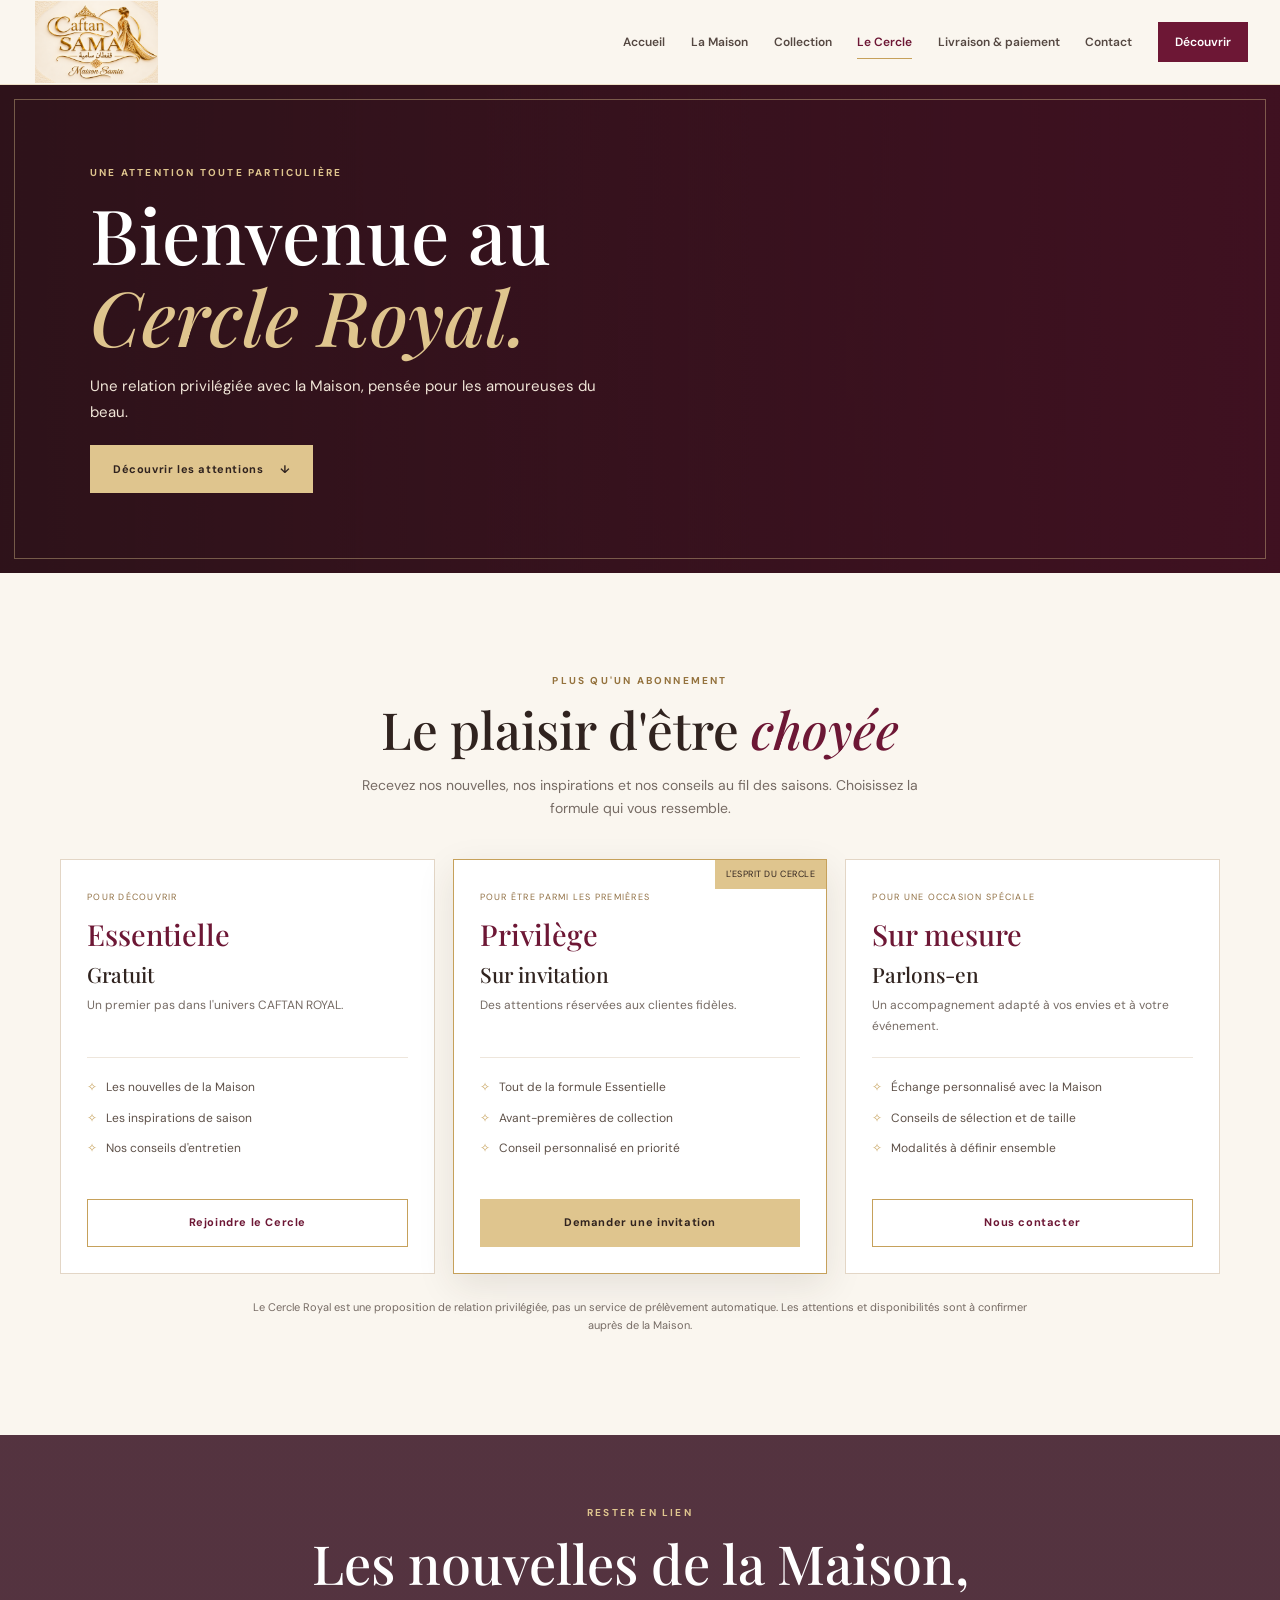
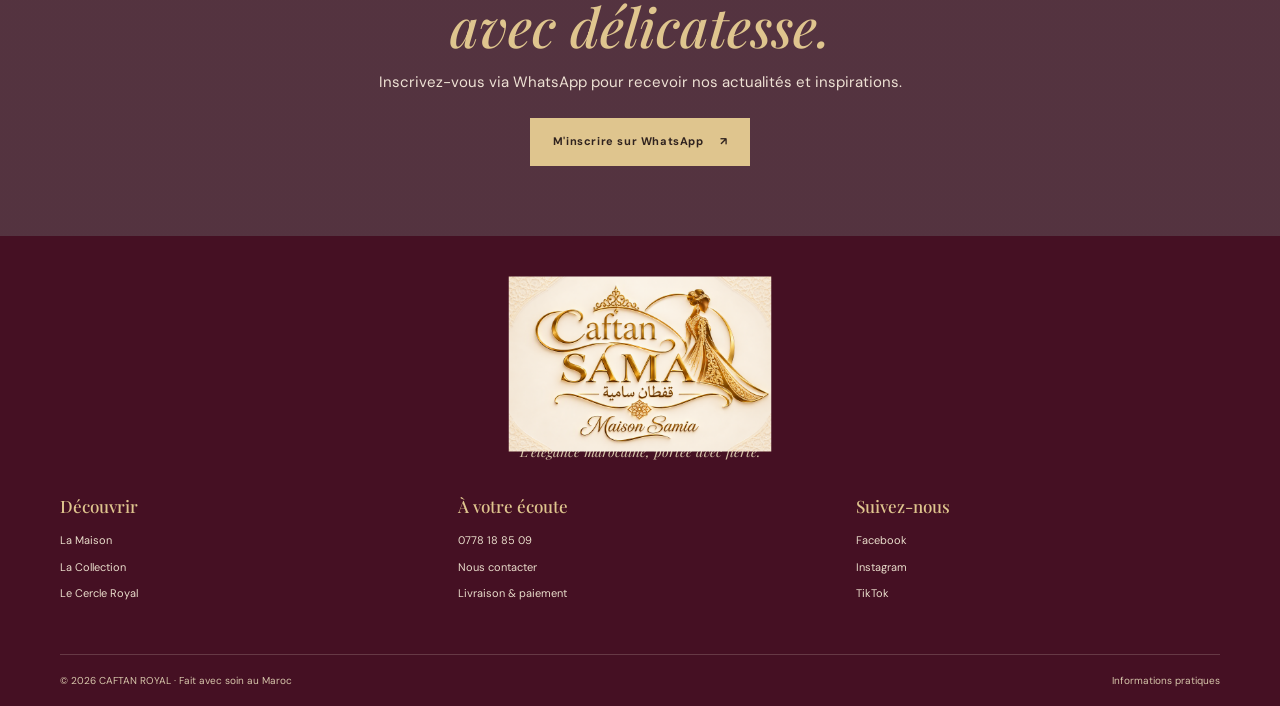
<file: abonnement.html>
<!doctype html>
<html lang="fr"><head><meta charset="utf-8"><meta name="viewport" content="width=device-width, initial-scale=1"><meta name="theme-color" content="#6d1735"><meta name="description" content="Rejoignez le Cercle Royal de CAFTAN ROYAL et découvrez nos avantages et attentions réservés aux membres."><title>Le Cercle Royal — CAFTAN ROYAL</title><link rel="icon" type="image/png" href="images/Designer.png"><link rel="preconnect" href="https://fonts.googleapis.com"><link rel="preconnect" href="https://fonts.gstatic.com" crossorigin><link href="https://fonts.googleapis.com/css2?family=DM+Sans:wght@400;500;600;700&family=Playfair+Display:wght@500;600;700&display=swap" rel="stylesheet"><link rel="stylesheet" href="style.css"><script src="script.js" defer></script></head>
<body><a class="skip-link" href="#contenu">Aller au contenu</a><header class="site-header"><nav class="nav-wrap" aria-label="Navigation principale"><a class="brand" href="index.html" aria-label="Maison Samia, accueil"><img class="brand-logo" src="images/Designer.png" alt="Maison Samia ? Caftan Samia"></a><button class="menu-toggle" type="button" aria-expanded="false" aria-controls="primary-menu" aria-label="Ouvrir le menu"><span></span><span></span><span></span></button><div class="nav-menu" id="primary-menu"><a href="index.html">Accueil</a><a href="apropos.html">La Maison</a><a href="boutique.html">Collection</a><a href="abonnement.html" aria-current="page">Le Cercle</a><a href="paiement.html">Livraison & paiement</a><a href="contact.html">Contact</a><a class="nav-cta" href="#formules">Découvrir</a></div></nav></header>
<main id="contenu"><section class="page-hero circle-hero"><div class="page-hero-photo"></div><div class="page-hero-content"><span class="eyebrow eyebrow-light">Une attention toute particulière</span><h1>Bienvenue au<br><em>Cercle Royal.</em></h1><p>Une relation privilégiée avec la Maison, pensée pour les amoureuses du beau.</p><a class="button button-gold" href="#formules">Découvrir les attentions <span aria-hidden="true">↓</span></a></div></section>
<section class="section circle-intro"><div class="section-heading"><span class="eyebrow">Plus qu'un abonnement</span><h2>Le plaisir d'être <em>choyée</em></h2><p>Recevez nos nouvelles, nos inspirations et nos conseils au fil des saisons. Choisissez la formule qui vous ressemble.</p></div><div class="plan-grid" id="formules"><article class="plan-card"><span class="plan-label">Pour découvrir</span><h3>Essentielle</h3><p class="plan-price">Gratuit</p><p class="plan-description">Un premier pas dans l'univers CAFTAN ROYAL.</p><ul><li>Les nouvelles de la Maison</li><li>Les inspirations de saison</li><li>Nos conseils d'entretien</li></ul><a class="button button-outline" href="#inscription">Rejoindre le Cercle</a></article><article class="plan-card plan-featured"><span class="plan-ribbon">L'esprit du Cercle</span><span class="plan-label">Pour être parmi les premières</span><h3>Privilège</h3><p class="plan-price">Sur invitation</p><p class="plan-description">Des attentions réservées aux clientes fidèles.</p><ul><li>Tout de la formule Essentielle</li><li>Avant-premières de collection</li><li>Conseil personnalisé en priorité</li></ul><a class="button button-gold" href="https://wa.me/212778188509?text=Bonjour%2C%20je%20souhaite%20en%20savoir%20plus%20sur%20le%20Cercle%20Royal." target="_blank" rel="noreferrer">Demander une invitation</a></article><article class="plan-card"><span class="plan-label">Pour une occasion spéciale</span><h3>Sur mesure</h3><p class="plan-price">Parlons-en</p><p class="plan-description">Un accompagnement adapté à vos envies et à votre événement.</p><ul><li>Échange personnalisé avec la Maison</li><li>Conseils de sélection et de taille</li><li>Modalités à définir ensemble</li></ul><a class="button button-outline" href="contact.html">Nous contacter</a></article></div><p class="plan-note">Le Cercle Royal est une proposition de relation privilégiée, pas un service de prélèvement automatique. Les attentions et disponibilités sont à confirmer auprès de la Maison.</p></section>
<section class="newsletter-panel" id="inscription"><span class="eyebrow eyebrow-light">Rester en lien</span><h2>Les nouvelles de la Maison,<br><em>avec délicatesse.</em></h2><p>Inscrivez-vous via WhatsApp pour recevoir nos actualités et inspirations.</p><a class="button button-gold" href="https://wa.me/212778188509?text=Bonjour%2C%20je%20souhaite%20recevoir%20les%20nouvelles%20de%20CAFTAN%20ROYAL." target="_blank" rel="noreferrer">M'inscrire sur WhatsApp <span aria-hidden="true">↗</span></a></section></main>
<footer class="site-footer"><div class="footer-main"><div class="footer-brand"><a class="brand brand-light" href="index.html" aria-label="Maison Samia, accueil"><img class="brand-logo" src="images/Designer.png" alt="Maison Samia ? Caftan Samia"></a><p>L'élégance marocaine, portée avec fierté.</p></div><div><h2>Découvrir</h2><a href="apropos.html">La Maison</a><a href="boutique.html">La Collection</a><a href="abonnement.html">Le Cercle Royal</a></div><div><h2>À votre écoute</h2><a href="tel:0778188509">0778 18 85 09</a><a href="contact.html">Nous contacter</a><a href="paiement.html">Livraison & paiement</a></div><div><h2>Suivez-nous</h2><div class="footer-social"><a href="https://www.facebook.com/" target="_blank" rel="noreferrer">Facebook</a><a href="https://www.instagram.com/" target="_blank" rel="noreferrer">Instagram</a><a href="https://www.tiktok.com/" target="_blank" rel="noreferrer">TikTok</a></div></div></div><div class="footer-bottom"><span>© <span data-year></span> CAFTAN ROYAL · Fait avec soin au Maroc</span><a href="paiement.html">Informations pratiques</a></div></footer></body></html>
</file>
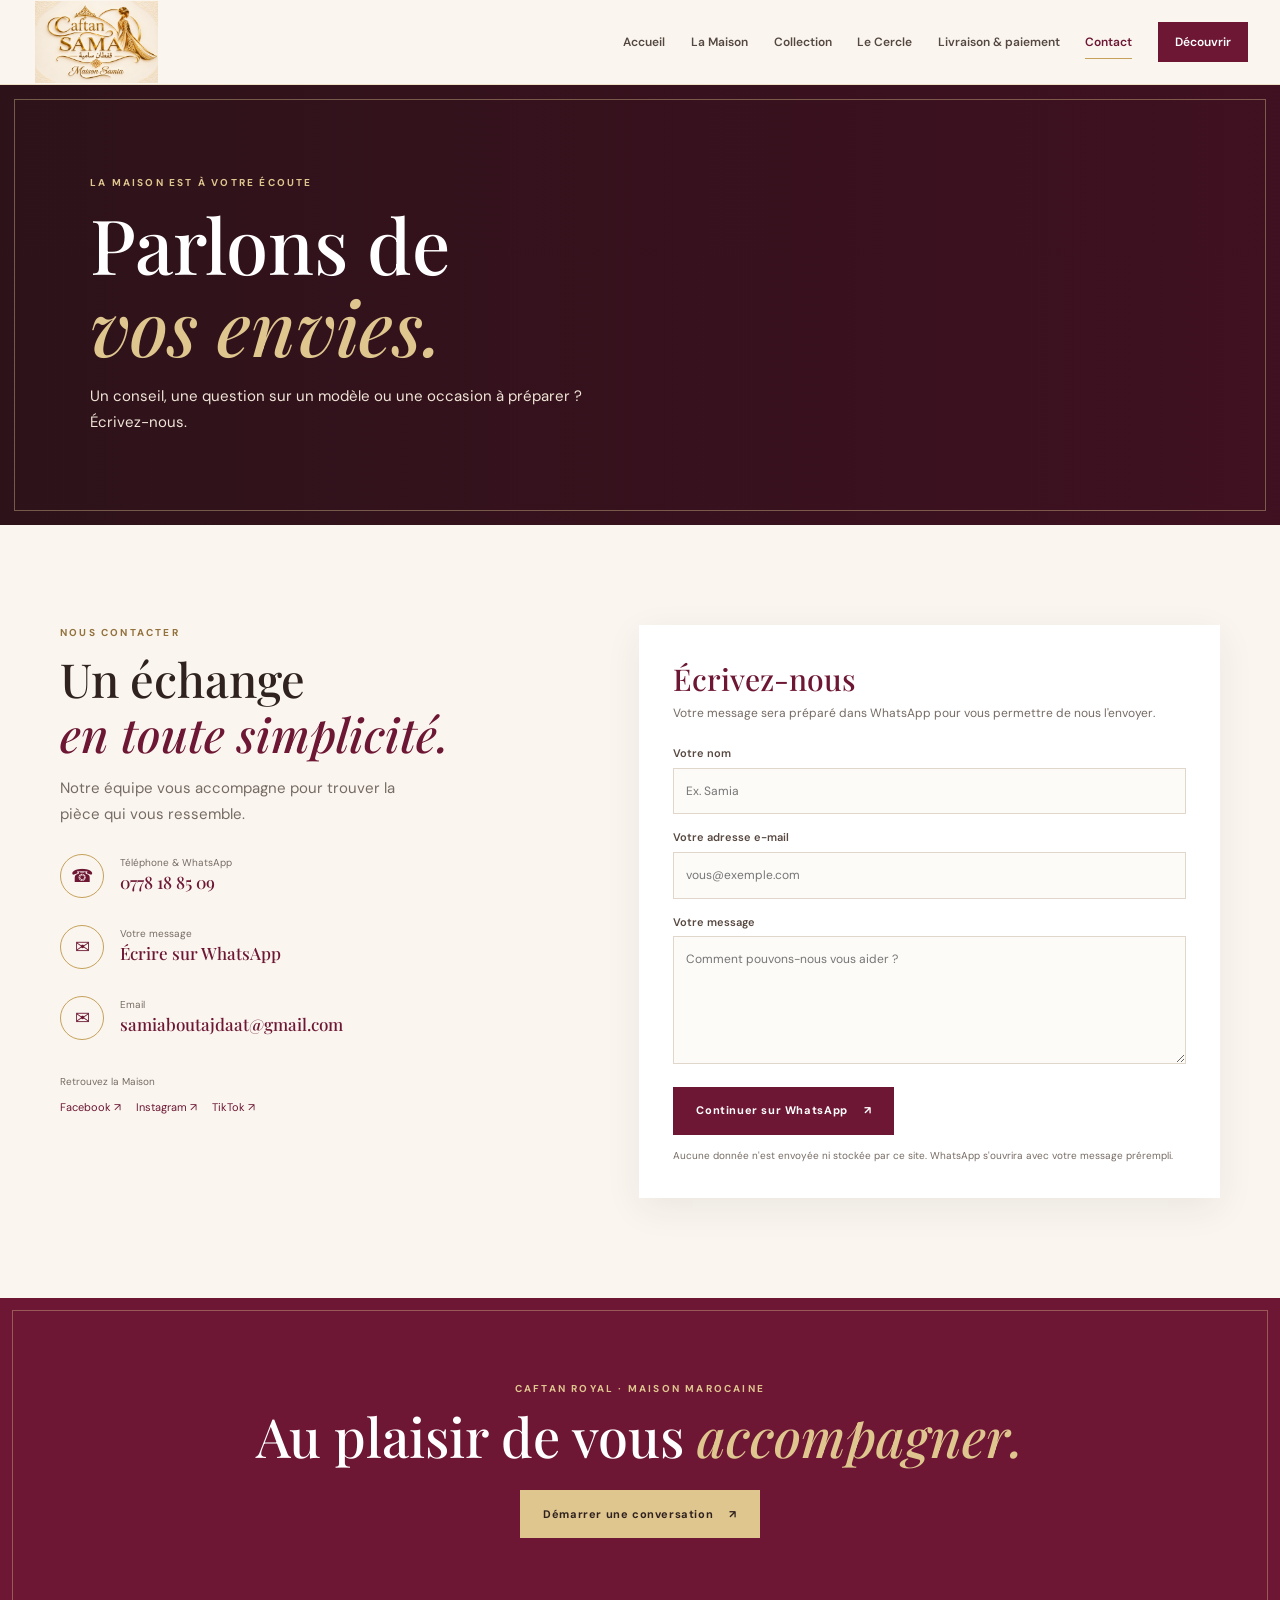
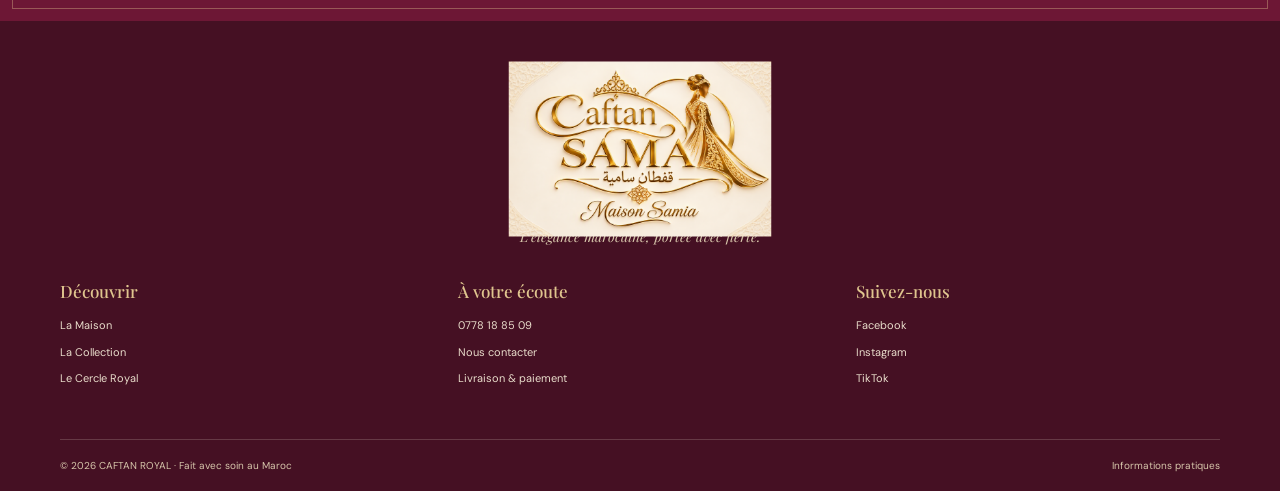
<file: contact.html>
<!doctype html>
<html lang="fr"><head><meta charset="utf-8"><meta name="viewport" content="width=device-width, initial-scale=1"><meta name="theme-color" content="#6d1735"><meta name="description" content="Contactez CAFTAN ROYAL pour toute question sur nos caftans, les tailles, les commandes et les disponibilités."><title>Contact — CAFTAN ROYAL</title><link rel="icon" type="image/png" href="images/Designer.png"><link rel="preconnect" href="https://fonts.googleapis.com"><link rel="preconnect" href="https://fonts.gstatic.com" crossorigin><link href="https://fonts.googleapis.com/css2?family=DM+Sans:wght@400;500;600;700&family=Playfair+Display:wght@500;600;700&display=swap" rel="stylesheet"><link rel="stylesheet" href="style.css"><script src="script.js" defer></script></head>
<body><a class="skip-link" href="#contenu">Aller au contenu</a><header class="site-header"><nav class="nav-wrap" aria-label="Navigation principale"><a class="brand" href="index.html" aria-label="Maison Samia, accueil"><img class="brand-logo" src="images/Designer.png" alt="Maison Samia ? Caftan Samia"></a><button class="menu-toggle" type="button" aria-expanded="false" aria-controls="primary-menu" aria-label="Ouvrir le menu"><span></span><span></span><span></span></button><div class="nav-menu" id="primary-menu"><a href="index.html">Accueil</a><a href="apropos.html">La Maison</a><a href="boutique.html">Collection</a><a href="abonnement.html">Le Cercle</a><a href="paiement.html">Livraison & paiement</a><a href="contact.html" aria-current="page">Contact</a><a class="nav-cta" href="boutique.html">Découvrir</a></div></nav></header>
<main id="contenu"><section class="page-hero contact-hero"><div class="page-hero-photo"></div><div class="page-hero-content"><span class="eyebrow eyebrow-light">La Maison est à votre écoute</span><h1>Parlons de<br><em>vos envies.</em></h1><p>Un conseil, une question sur un modèle ou une occasion à préparer ? Écrivez-nous.</p></div></section><section class="section contact-section"><div class="contact-details"><span class="eyebrow">Nous contacter</span><h2>Un échange<br><em>en toute simplicité.</em></h2><p>Notre équipe vous accompagne pour trouver la pièce qui vous ressemble.</p><div class="contact-method"><span class="contact-symbol" aria-hidden="true">☎</span><div><small>Téléphone & WhatsApp</small><a href="tel:0778188509">0778 18 85 09</a></div></div><div class="contact-method"><span class="contact-symbol" aria-hidden="true">✉</span><div><small>Votre message</small><a href="https://wa.me/212778188509" target="_blank" rel="noreferrer">Écrire sur WhatsApp</a></div></div><div class="contact-method"><span class="contact-symbol" aria-hidden="true">✉</span><div><small>Email</small><a href="mailto:samiaboutajdaat@gmail.com">samiaboutajdaat@gmail.com</a></div></div><div class="social-block"><small>Retrouvez la Maison</small><div class="social-links"><a href="https://www.facebook.com/" target="_blank" rel="noreferrer">Facebook ↗</a><a href="https://www.instagram.com/" target="_blank" rel="noreferrer">Instagram ↗</a><a href="https://www.tiktok.com/" target="_blank" rel="noreferrer">TikTok ↗</a></div></div></div>
<form class="contact-form" id="contact-form"><h2>Écrivez-nous</h2><p>Votre message sera préparé dans WhatsApp pour vous permettre de nous l'envoyer.</p><label for="contact-name">Votre nom</label><input id="contact-name" name="name" type="text" autocomplete="name" placeholder="Ex. Samia" required><label for="contact-email">Votre adresse e-mail</label><input id="contact-email" name="email" type="email" autocomplete="email" placeholder="vous@exemple.com" required><label for="contact-message">Votre message</label><textarea id="contact-message" name="message" rows="5" placeholder="Comment pouvons-nous vous aider ?" required></textarea><button class="button button-burgundy" type="submit">Continuer sur WhatsApp <span aria-hidden="true">↗</span></button><p class="form-note" id="form-note" role="status">Aucune donnée n'est envoyée ni stockée par ce site. WhatsApp s'ouvrira avec votre message prérempli.</p></form></section><section class="contact-cta"><span class="eyebrow eyebrow-light">CAFTAN ROYAL · Maison marocaine</span><h2>Au plaisir de vous <em>accompagner.</em></h2><a class="button button-gold" href="https://wa.me/212778188509" target="_blank" rel="noreferrer">Démarrer une conversation <span aria-hidden="true">↗</span></a></section></main>
<footer class="site-footer"><div class="footer-main"><div class="footer-brand"><a class="brand brand-light" href="index.html" aria-label="Maison Samia, accueil"><img class="brand-logo" src="images/Designer.png" alt="Maison Samia ? Caftan Samia"></a><p>L'élégance marocaine, portée avec fierté.</p></div><div><h2>Découvrir</h2><a href="apropos.html">La Maison</a><a href="boutique.html">La Collection</a><a href="abonnement.html">Le Cercle Royal</a></div><div><h2>À votre écoute</h2><a href="tel:0778188509">0778 18 85 09</a><a href="contact.html">Nous contacter</a><a href="paiement.html">Livraison & paiement</a></div><div><h2>Suivez-nous</h2><div class="footer-social"><a href="https://www.facebook.com/" target="_blank" rel="noreferrer">Facebook</a><a href="https://www.instagram.com/" target="_blank" rel="noreferrer">Instagram</a><a href="https://www.tiktok.com/" target="_blank" rel="noreferrer">TikTok</a></div></div></div><div class="footer-bottom"><span>© <span data-year></span> CAFTAN ROYAL · Fait avec soin au Maroc</span><a href="paiement.html">Informations pratiques</a></div></footer></body></html>
</file>
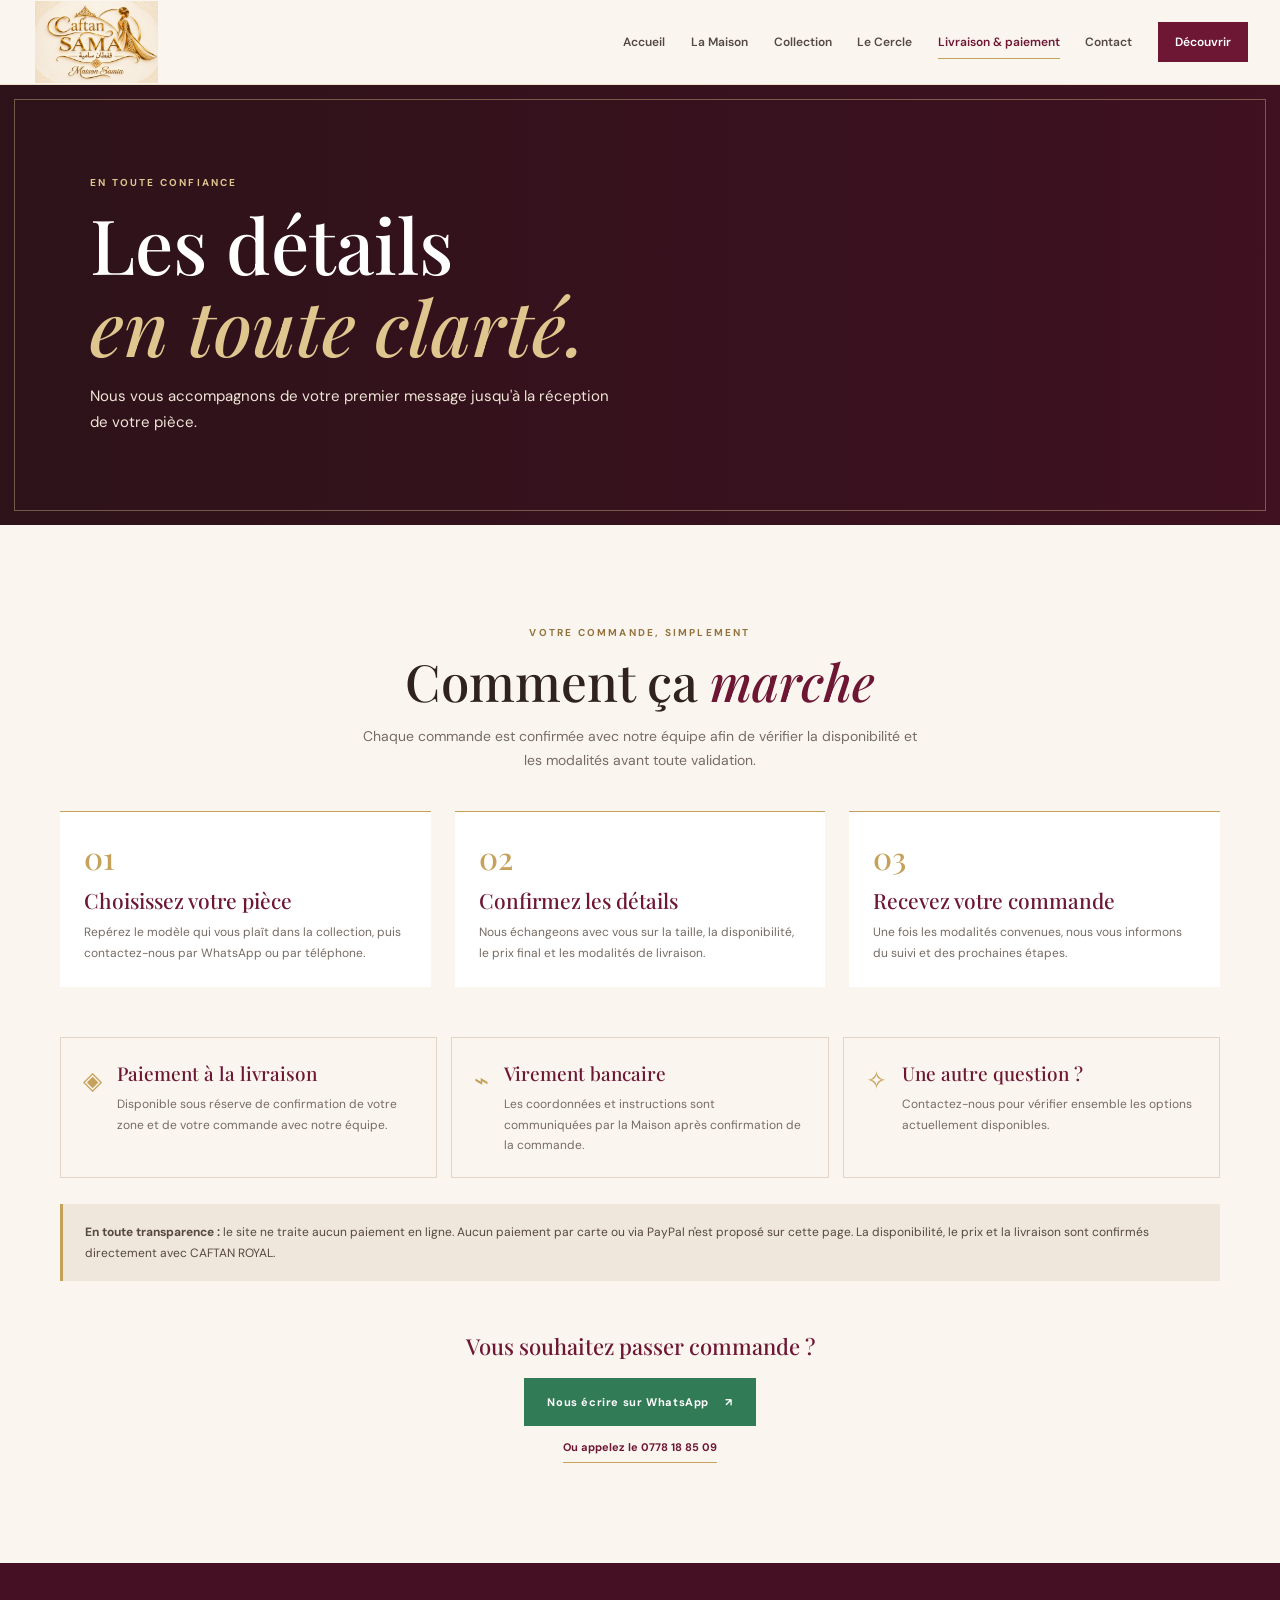
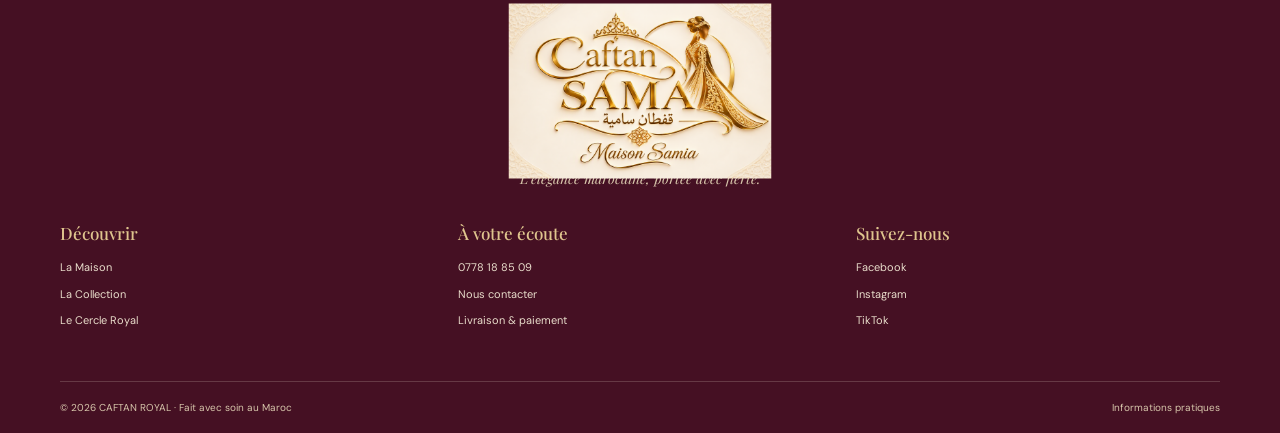
<file: paiement.html>
<!doctype html>
<html lang="fr"><head><meta charset="utf-8"><meta name="viewport" content="width=device-width, initial-scale=1"><meta name="theme-color" content="#6d1735"><meta name="description" content="Retrouvez les informations pratiques sur la commande, la livraison et les modes de paiement proposés par CAFTAN ROYAL."><title>Livraison & paiement — CAFTAN ROYAL</title><link rel="icon" type="image/png" href="images/Designer.png"><link rel="preconnect" href="https://fonts.googleapis.com"><link rel="preconnect" href="https://fonts.gstatic.com" crossorigin><link href="https://fonts.googleapis.com/css2?family=DM+Sans:wght@400;500;600;700&family=Playfair+Display:wght@500;600;700&display=swap" rel="stylesheet"><link rel="stylesheet" href="style.css"><script src="script.js" defer></script></head>
<body><a class="skip-link" href="#contenu">Aller au contenu</a><header class="site-header"><nav class="nav-wrap" aria-label="Navigation principale"><a class="brand" href="index.html" aria-label="Maison Samia, accueil"><img class="brand-logo" src="images/Designer.png" alt="Maison Samia ? Caftan Samia"></a><button class="menu-toggle" type="button" aria-expanded="false" aria-controls="primary-menu" aria-label="Ouvrir le menu"><span></span><span></span><span></span></button><div class="nav-menu" id="primary-menu"><a href="index.html">Accueil</a><a href="apropos.html">La Maison</a><a href="boutique.html">Collection</a><a href="abonnement.html">Le Cercle</a><a href="paiement.html" aria-current="page">Livraison & paiement</a><a href="contact.html">Contact</a><a class="nav-cta" href="boutique.html">Découvrir</a></div></nav></header>
<main id="contenu"><section class="page-hero payment-hero"><div class="page-hero-photo"></div><div class="page-hero-content"><span class="eyebrow eyebrow-light">En toute confiance</span><h1>Les détails<br><em>en toute clarté.</em></h1><p>Nous vous accompagnons de votre premier message jusqu'à la réception de votre pièce.</p></div></section><section class="section payment-content"><div class="section-heading"><span class="eyebrow">Votre commande, simplement</span><h2>Comment ça <em>marche</em></h2><p>Chaque commande est confirmée avec notre équipe afin de vérifier la disponibilité et les modalités avant toute validation.</p></div>
<div class="steps-row"><article><span class="step-number">01</span><h3>Choisissez votre pièce</h3><p>Repérez le modèle qui vous plaît dans la collection, puis contactez-nous par WhatsApp ou par téléphone.</p></article><article><span class="step-number">02</span><h3>Confirmez les détails</h3><p>Nous échangeons avec vous sur la taille, la disponibilité, le prix final et les modalités de livraison.</p></article><article><span class="step-number">03</span><h3>Recevez votre commande</h3><p>Une fois les modalités convenues, nous vous informons du suivi et des prochaines étapes.</p></article></div><div class="payment-methods"><article class="payment-card"><span class="payment-icon" aria-hidden="true">◈</span><div><h3>Paiement à la livraison</h3><p>Disponible sous réserve de confirmation de votre zone et de votre commande avec notre équipe.</p></div></article><article class="payment-card"><span class="payment-icon" aria-hidden="true">⌁</span><div><h3>Virement bancaire</h3><p>Les coordonnées et instructions sont communiquées par la Maison après confirmation de la commande.</p></div></article><article class="payment-card"><span class="payment-icon" aria-hidden="true">✧</span><div><h3>Une autre question ?</h3><p>Contactez-nous pour vérifier ensemble les options actuellement disponibles.</p></div></article></div><p class="notice-box"><strong>En toute transparence :</strong> le site ne traite aucun paiement en ligne. Aucun paiement par carte ou via PayPal n'est proposé sur cette page. La disponibilité, le prix et la livraison sont confirmés directement avec CAFTAN ROYAL.</p><div class="payment-contact"><p>Vous souhaitez passer commande ?</p><a class="button button-whatsapp" href="https://wa.me/212778188509" target="_blank" rel="noreferrer">Nous écrire sur WhatsApp <span aria-hidden="true">↗</span></a><a class="text-link" href="tel:0778188509">Ou appelez le 0778 18 85 09</a></div></section></main>
<footer class="site-footer"><div class="footer-main"><div class="footer-brand"><a class="brand brand-light" href="index.html" aria-label="Maison Samia, accueil"><img class="brand-logo" src="images/Designer.png" alt="Maison Samia ? Caftan Samia"></a><p>L'élégance marocaine, portée avec fierté.</p></div><div><h2>Découvrir</h2><a href="apropos.html">La Maison</a><a href="boutique.html">La Collection</a><a href="abonnement.html">Le Cercle Royal</a></div><div><h2>À votre écoute</h2><a href="tel:0778188509">0778 18 85 09</a><a href="contact.html">Nous contacter</a><a href="paiement.html">Livraison & paiement</a></div><div><h2>Suivez-nous</h2><div class="footer-social"><a href="https://www.facebook.com/" target="_blank" rel="noreferrer">Facebook</a><a href="https://www.instagram.com/" target="_blank" rel="noreferrer">Instagram</a><a href="https://www.tiktok.com/" target="_blank" rel="noreferrer">TikTok</a></div></div></div><div class="footer-bottom"><span>© <span data-year></span> CAFTAN ROYAL · Fait avec soin au Maroc</span><a href="paiement.html">Informations pratiques</a></div></footer></body></html>
</file>
<file: style.css>
:root {
  --burgundy: #6d1735;
  --burgundy-deep: #451023;
  --gold: #c6a15b;
  --gold-light: #dfc58e;
  --ivory: #faf6ef;
  --beige: #e9ddcb;
  --brown: #30231f;
  --muted: #766b64;
  --serif: "Playfair Display", Georgia, serif;
  --sans: "DM Sans", "Segoe UI", sans-serif;
}

* { box-sizing: border-box; }
html { scroll-behavior: smooth; scroll-padding-top: 90px; }
body { margin: 0; background: var(--ivory); color: var(--brown); font-family: var(--sans); font-size: 15px; line-height: 1.7; }
img { display: block; width: 100%; }
a { color: inherit; }
button, input, textarea { font: inherit; }
button, a { -webkit-tap-highlight-color: transparent; }
::selection { color: white; background: var(--burgundy); }
:focus-visible { outline: 3px solid var(--gold); outline-offset: 4px; }
.sr-only, .skip-link:not(:focus) { position: absolute; width: 1px; height: 1px; padding: 0; margin: -1px; overflow: hidden; clip: rect(0, 0, 0, 0); white-space: nowrap; border: 0; }
.skip-link:focus { position: fixed; z-index: 1000; top: 12px; left: 12px; width: auto; height: auto; padding: 10px 15px; margin: 0; overflow: visible; clip: auto; white-space: normal; background: white; color: var(--burgundy); }

.site-header { position: sticky; z-index: 50; top: 0; background: rgba(250, 246, 239, .97); border-bottom: 1px solid rgba(198, 161, 91, .27); backdrop-filter: blur(14px); }
.nav-wrap { width: min(1240px, calc(100% - 64px)); min-height: 84px; margin: 0 auto; display: flex; justify-content: space-between; align-items: center; gap: 30px; }
.brand { display: inline-flex; align-items: center; text-decoration: none; flex: 0 0 auto; }
.brand-logo { width: clamp(112px, 10vw, 140px); height: auto; max-height: 82px; object-fit: contain; }
.nav-menu { display: flex; align-items: center; gap: clamp(14px, 2vw, 29px); }
.nav-menu > a { position: relative; color: #554842; font-size: 12px; font-weight: 600; text-decoration: none; white-space: nowrap; transition: color .2s ease; }
.nav-menu > a:not(.nav-cta)::after { position: absolute; right: 0; bottom: -7px; left: 0; height: 1px; background: var(--gold); content: ""; transform: scaleX(0); transform-origin: left; transition: transform .2s ease; }
.nav-menu > a:hover, .nav-menu > a[aria-current="page"] { color: var(--burgundy); }
.nav-menu > a:hover::after, .nav-menu > a[aria-current="page"]::after { transform: scaleX(1); }
.nav-menu > .nav-cta { padding: 10px 17px; color: white; background: var(--burgundy); transition: background .2s ease, transform .2s ease; }
.nav-menu > .nav-cta:hover { color: white; background: var(--burgundy-deep); transform: translateY(-2px); }
.menu-toggle { display: none; }

.hero { position: relative; min-height: min(720px, calc(100svh - 84px)); min-height: clamp(570px, 79vh, 760px); display: grid; place-items: center; overflow: hidden; color: white; background: var(--burgundy-deep); }
.hero-photo, .page-hero-photo { position: absolute; inset: 0; background-image: linear-gradient(90deg, rgba(37, 17, 20, .74) 0%, rgba(52, 23, 24, .45) 49%, rgba(39, 20, 23, .12) 100%), url("https://images.pexels.com/photos/30457743/pexels-photo-30457743.jpeg?auto=compress&cs=tinysrgb&w=1800"); background-position: center 38%; background-size: cover; transform: scale(1.015); }
.hero-photo { z-index: 0; width: 100%; height: 100%; background: none; object-fit: cover; object-position: center 42%; }
.hero::before { position: absolute; z-index: 1; inset: 0; background: linear-gradient(90deg, rgba(37, 17, 20, .74) 0%, rgba(52, 23, 24, .45) 49%, rgba(39, 20, 23, .12) 100%); content: ""; pointer-events: none; }
.hero::after { position: absolute; inset: 14px; border: 1px solid rgba(223, 197, 142, .46); content: ""; pointer-events: none; }
.hero-content { position: relative; z-index: 1; width: min(1160px, calc(100% - 100px)); margin: 0 auto; padding: 52px 0 74px; }
.eyebrow { display: block; color: #94723d; font-size: 10px; font-weight: 700; letter-spacing: .22em; line-height: 1.5; text-transform: uppercase; }
.eyebrow-light { color: var(--gold-light); }
.hero h1 { margin: 20px 0 14px; font: 500 clamp(62px, 9.5vw, 124px)/.93 var(--serif); letter-spacing: .045em; }
.hero h1 em, h1 em, h2 em { color: var(--gold-light); font-weight: 500; }
.hero-content > p { margin: 22px 0 32px; color: #f2e7d8; font: 400 clamp(17px, 2vw, 22px) var(--serif); letter-spacing: .025em; }
.button { min-height: 48px; display: inline-flex; justify-content: center; align-items: center; gap: 16px; padding: 12px 22px; border: 1px solid transparent; border-radius: 0; font-size: 11px; font-weight: 700; letter-spacing: .055em; text-decoration: none; transition: color .2s ease, background .2s ease, border-color .2s ease, transform .2s ease; cursor: pointer; }
.button:hover { transform: translateY(-2px); }
.button-gold { color: var(--brown); background: var(--gold-light); }
.button-gold:hover { background: white; }
.button-outline { border-color: var(--gold); color: var(--burgundy); background: transparent; }
.button-outline:hover { color: white; background: var(--burgundy); border-color: var(--burgundy); }
.button-burgundy { color: white; background: var(--burgundy); }
.button-burgundy:hover { background: var(--burgundy-deep); }
.button-whatsapp { color: white; background: #327b57; }
.button-whatsapp:hover { background: #245c40; }
.button-small { min-height: 39px; padding: 9px 11px; font-size: 10px; letter-spacing: 0; }
.hero-seal { position: absolute; z-index: 1; right: 10%; bottom: 17%; width: 102px; height: 102px; display: flex; flex-direction: column; justify-content: center; align-items: center; border: 1px solid rgba(223, 197, 142, .8); border-radius: 50%; color: var(--gold-light); font-size: 9px; letter-spacing: .08em; transform: rotate(9deg); }
.hero-seal b { font-size: 20px; font-weight: 400; }
.scroll-cue { position: absolute; z-index: 1; bottom: 25px; left: 50%; display: flex; align-items: center; gap: 10px; color: #f2e7d8; font-size: 9px; letter-spacing: .16em; text-decoration: none; text-transform: uppercase; transform: translateX(-50%); }
.scroll-cue span { color: var(--gold-light); font-size: 17px; }

.section { width: min(1160px, calc(100% - 64px)); margin: 0 auto; padding: 100px 0; }
.section-heading { max-width: 650px; margin: 0 auto 46px; text-align: center; }
.section-heading h2, .craft-copy h2, .story-copy h2, .contact-details h2 { margin: 12px 0 14px; color: var(--brown); font: 500 clamp(34px, 4vw, 52px)/1.16 var(--serif); }
.section-heading h2 em, .craft-copy h2 em, .story-copy h2 em, .contact-details h2 em { color: var(--burgundy); }
.section-heading > p { max-width: 560px; margin: 0 auto; color: var(--muted); font-size: 14px; }
.feature-grid { display: grid; grid-template-columns: 1.25fr 1fr 1fr; grid-template-rows: 250px 250px; gap: 18px; }
.feature-card { position: relative; min-height: 250px; overflow: hidden; color: white; background: #50352d; }
.feature-card-tall { grid-row: span 2; }
.feature-card img { height: 100%; object-fit: cover; transition: transform .6s cubic-bezier(.2,.7,.3,1); }
.feature-card::after { position: absolute; inset: 0; background: linear-gradient(0deg, rgba(35, 18, 19, .8), transparent 68%); content: ""; }
.feature-card:hover img { transform: scale(1.045); }
.feature-copy { position: absolute; z-index: 1; right: 26px; bottom: 25px; left: 26px; display: flex; flex-direction: column; align-items: flex-start; }
.feature-copy small { color: var(--gold-light); font-size: 9px; letter-spacing: .17em; text-transform: uppercase; }
.feature-copy strong { margin: 4px 0 10px; font: 500 25px/1.2 var(--serif); }
.feature-card-tall .feature-copy strong { font-size: 36px; }
.feature-copy > span { font-size: 10px; letter-spacing: .04em; }

.new-arrivals { display: grid; min-height: 520px; grid-template-columns: 1fr 1fr; background: #eee5d9; }
.arrival-image { min-height: 520px; overflow: hidden; }
.arrival-image img { height: 100%; object-fit: cover; object-position: center 37%; }
.arrival-copy { position: relative; display: flex; flex-direction: column; justify-content: center; align-items: flex-start; padding: 75px clamp(35px, 8vw, 125px); overflow: hidden; }
.arrival-copy h2 { margin: 16px 0; color: var(--brown); font: 500 clamp(42px, 5vw, 64px)/1.1 var(--serif); }
.arrival-copy h2 em { color: var(--burgundy); }
.arrival-copy > p { max-width: 390px; margin: 0 0 26px; color: var(--muted); }
.text-link { display: inline-flex; align-items: center; gap: 15px; padding-bottom: 5px; border-bottom: 1px solid var(--gold); color: var(--burgundy); font-size: 11px; font-weight: 700; text-decoration: none; }
.text-link span { font-size: 17px; transition: transform .2s ease; }
.text-link:hover span { transform: translateX(4px); }
.ornament { position: absolute; right: 40px; bottom: 20px; color: rgba(198, 161, 91, .25); font-size: 126px; }

.craft-section { display: grid; grid-template-columns: .9fr 1.1fr; align-items: center; gap: 9%; }
.craft-copy { padding: 20px 0; }
.craft-copy h2 { margin: 15px 0 20px; }
.craft-copy > p, .story-copy > p { margin: 0 0 19px; color: var(--muted); }
.craft-copy .button { margin-top: 12px; }
.craft-photo, .story-image { position: relative; min-height: 420px; }
.craft-photo img, .story-image img { height: 100%; min-height: 420px; object-fit: cover; }
.craft-photo::before, .story-image::before { position: absolute; z-index: 1; top: 13px; right: 13px; bottom: 13px; left: 13px; border: 1px solid rgba(250, 246, 239, .65); content: ""; pointer-events: none; }
.photo-caption { position: absolute; right: 25px; bottom: 23px; z-index: 2; color: white; font: italic 16px var(--serif); }
.values-band { position: relative; display: grid; grid-template-columns: repeat(3, 1fr); gap: 36px; padding: 66px max(32px, calc((100% - 1100px) / 2)); background: #efe7db; text-align: center; }
.values-band::before { position: absolute; inset: 10px; border: 1px solid rgba(198, 161, 91, .28); content: ""; pointer-events: none; }
.values-band > div { position: relative; }
.value-icon { color: var(--gold); font-size: 29px; }
.values-band h3 { margin: 10px 0 5px; color: var(--burgundy); font: 500 20px var(--serif); }
.values-band p { max-width: 280px; margin: 0 auto; color: var(--muted); font-size: 12px; }
.testimonials { padding-top: 95px; padding-bottom: 100px; }
.testimonials .section-heading { margin-bottom: 28px; }
.quote-card { position: relative; max-width: 720px; margin: auto; padding: 38px 70px; border: 1px solid rgba(198, 161, 91, .45); text-align: center; }
.quote-mark { color: var(--gold); font: 70px/.8 var(--serif); }
.quote-card blockquote { margin: 10px 0 18px; color: var(--brown); font: 500 22px/1.55 var(--serif); }
.quote-card > p { color: var(--muted); font-size: 11px; }
.quote-dots { color: var(--gold); font-size: 8px; }
.instagram-strip { padding: 65px 0 0; background: #efe7db; text-align: center; }
.insta-heading h2 { margin: 7px 0; font: 500 32px var(--serif); }
.insta-heading h2 em { color: var(--burgundy); }
.insta-heading > a { color: var(--burgundy); font-size: 11px; text-decoration: none; }
.insta-grid { display: grid; grid-template-columns: repeat(4, 1fr); gap: 4px; margin-top: 27px; }
.insta-grid img { aspect-ratio: 1; object-fit: cover; }

.site-footer { padding: 58px max(32px, calc((100% - 1160px) / 2)) 0; color: #f1e8dc; background: var(--burgundy-deep); }
.footer-main { display: grid; grid-template-columns: repeat(3, 1fr); gap: 34px; padding-bottom: 43px; }
.footer-brand { grid-column: 1 / -1; display: flex; flex-direction: column; align-items: center; text-align: center; }
.footer-brand .brand-logo { width: min(210px, 48vw); max-height: 140px; transform: scale(1.25); transform-origin: center; }
.footer-brand > p { max-width: 300px; margin: 8px 0 0; color: #d7c6ab; font: italic 14px var(--serif); }
.footer-main h2 { margin: 0 0 14px; color: var(--gold-light); font: 500 17px var(--serif); }
.footer-main > div:not(.footer-brand) > a, .footer-social a { display: block; width: fit-content; margin: 8px 0; color: #e9ddcb; font-size: 11px; text-decoration: none; }
.footer-main a:hover, .footer-bottom a:hover { color: var(--gold-light); }
.footer-bottom { display: flex; justify-content: space-between; gap: 20px; padding: 17px 0; border-top: 1px solid rgba(233, 221, 203, .2); color: #d7c6ab; font-size: 10px; }
.footer-bottom a { color: #d7c6ab; text-decoration: none; }

.page-hero { position: relative; min-height: 440px; display: flex; align-items: center; overflow: hidden; color: white; background: var(--burgundy-deep); }
.page-hero::after { position: absolute; inset: 14px; border: 1px solid rgba(223, 197, 142, .4); content: ""; pointer-events: none; }
.page-hero-photo { background-image: linear-gradient(90deg, rgba(39, 19, 23, .77), rgba(39, 19, 23, .23)), url("https://images.pexels.com/photos/30457743/pexels-photo-30457743.jpeg?auto=compress&cs=tinysrgb&w=1800"); background-position: center 36%; }
.about-hero .page-hero-photo { background-image: linear-gradient(90deg, rgba(39, 19, 23, .78), rgba(39, 19, 23, .2)), url("https://images.pexels.com/photos/30457743/pexels-photo-30457743.jpeg?auto=compress&cs=tinysrgb&w=1800"); }
.circle-hero .page-hero-photo { background-image: linear-gradient(90deg, rgba(39, 19, 23, .78), rgba(39, 19, 23, .2)), url("https://images.pexels.com/photos/33846700/pexels-photo-33846700.jpeg?auto=compress&cs=tinysrgb&w=1800"); }
.payment-hero .page-hero-photo { background-image: linear-gradient(90deg, rgba(39, 19, 23, .8), rgba(39, 19, 23, .2)), url("https://images.pexels.com/photos/30410021/pexels-photo-30410021.jpeg?auto=compress&cs=tinysrgb&w=1800"); }
.contact-hero .page-hero-photo { background-image: linear-gradient(90deg, rgba(39, 19, 23, .8), rgba(39, 19, 23, .18)), url("https://images.pexels.com/photos/30410021/pexels-photo-30410021.jpeg?auto=compress&cs=tinysrgb&w=1800"); }
.page-hero-content { position: relative; z-index: 1; width: min(1100px, calc(100% - 80px)); margin: auto; padding: 80px 0; }
.page-hero h1, .shop-banner h1 { margin: 13px 0; font: 500 clamp(43px, 7vw, 76px)/1.08 var(--serif); }
.page-hero-content > p { max-width: 540px; margin: 17px 0 0; color: #f0e5d7; font-size: 15px; }
.page-hero .button { margin-top: 20px; }
.story-section { display: grid; grid-template-columns: 1fr 1fr; align-items: center; gap: 9%; }
.story-image { min-height: 490px; }
.story-image img { min-height: 490px; }
.story-copy h2 { margin-bottom: 22px; }
.heritage-band, .shop-help, .contact-cta { position: relative; padding: 83px 24px; color: white; background: var(--burgundy); text-align: center; }
.heritage-band::before, .shop-help::before, .contact-cta::before { position: absolute; inset: 12px; border: 1px solid rgba(223, 197, 142, .38); content: ""; pointer-events: none; }
.heritage-band h2, .shop-help h2, .contact-cta h2, .cta-band h2, .newsletter-panel h2 { margin: 12px 0; font: 500 clamp(35px, 5vw, 54px)/1.17 var(--serif); }
.heritage-band p { max-width: 500px; margin: 15px auto 0; color: #ecdfcf; }
.values-section .section-heading { margin-bottom: 40px; }
.value-cards { display: grid; grid-template-columns: repeat(3, 1fr); gap: 18px; }
.value-cards article { padding: 28px; border: 1px solid rgba(198, 161, 91, .4); background: white; }
.value-cards article > span { color: var(--gold); font: 500 22px var(--serif); }
.value-cards h3 { margin: 10px 0; color: var(--burgundy); font: 500 22px var(--serif); }
.value-cards p { margin-bottom: 0; color: var(--muted); font-size: 13px; }
.cta-band { display: flex; justify-content: space-between; align-items: center; gap: 30px; padding: 45px max(32px, calc((100% - 1160px) / 2)); color: white; background: var(--burgundy-deep); }
.cta-band h2 { max-width: 680px; margin-bottom: 0; font-size: clamp(30px, 4vw, 43px); }

.shop-banner { position: relative; min-height: 330px; display: flex; align-items: center; padding: 60px max(32px, calc((100% - 1160px) / 2)); color: white; background: linear-gradient(90deg, rgba(40, 18, 24, .83), rgba(40, 18, 24, .24)), url("https://images.pexels.com/photos/33846700/pexels-photo-33846700.jpeg?auto=compress&cs=tinysrgb&w=1900") center 37%/cover; }
.shop-banner h1 em { color: var(--gold-light); }
.shop-banner p { margin: 8px 0 0; color: #f0e5d7; }
.shop-section { padding-top: 72px; }
.shop-toolbar { display: flex; justify-content: space-between; align-items: end; gap: 25px; margin-bottom: 22px; }
.shop-toolbar h2 { margin: 5px 0 0; font: 500 39px var(--serif); }
.shop-toolbar h2 em { color: var(--burgundy); }
.search-box { width: min(310px, 100%); display: flex; align-items: center; gap: 12px; padding: 8px 12px; border-bottom: 1px solid #c9b9a2; color: var(--burgundy); }
.search-box input { width: 100%; border: 0; outline: 0; color: var(--brown); background: transparent; font-size: 12px; }
.search-box input:focus-visible { outline: none; }
.search-box > span:last-child { font-size: 22px; }
.filter-row { display: flex; flex-wrap: wrap; gap: 9px; margin-bottom: 30px; }
.filter-button { padding: 9px 17px; border: 1px solid #d5c7b5; border-radius: 0; color: #5f5148; background: transparent; font-size: 11px; cursor: pointer; transition: color .2s, background .2s, border-color .2s; }
.filter-button:hover, .filter-button.is-active { border-color: var(--burgundy); color: white; background: var(--burgundy); }
.product-grid { display: grid; grid-template-columns: repeat(3, minmax(0, 1fr)); gap: 28px 20px; }
.product-card { min-width: 0; background: white; box-shadow: 0 7px 24px rgba(48, 35, 31, .06); }
.product-card[hidden] { display: none; }
.product-image { position: relative; height: 330px; overflow: hidden; background: #e5d9cc; }
.product-image img { height: 100%; object-fit: cover; object-position: center 30%; transition: transform .45s ease; }
.product-card:hover .product-image img { transform: scale(1.04); }
.product-tag { position: absolute; top: 14px; left: 14px; padding: 5px 9px; color: var(--burgundy); background: var(--ivory); font-size: 9px; letter-spacing: .04em; }
.quick-view { position: absolute; right: 12px; bottom: 12px; left: 12px; padding: 10px; border: 0; color: var(--brown); background: rgba(250, 246, 239, .95); font-size: 11px; opacity: 0; transform: translateY(6px); transition: opacity .2s, transform .2s; cursor: pointer; }
.product-card:hover .quick-view, .quick-view:focus-visible { opacity: 1; transform: translateY(0); }
.product-info { padding: 17px 17px 18px; }
.product-info > div:first-child { display: flex; justify-content: space-between; align-items: baseline; gap: 8px; }
.product-info h3 { margin: 0; color: var(--brown); font: 500 18px var(--serif); }
.product-price { color: var(--burgundy); font-size: 12px; font-weight: 700; white-space: nowrap; }
.product-info > p { min-height: 40px; margin: 7px 0; color: var(--muted); font-size: 12px; }
.product-sizes { padding: 9px 0; border-top: 1px solid #eee6dc; color: #77685f; font-size: 10px; }
.product-actions { display: grid; grid-template-columns: 1fr 1.35fr; gap: 7px; margin-top: 8px; }
.product-actions .button { width: 100%; }
.empty-state { padding: 35px; border: 1px solid #e4d7c6; color: var(--muted); text-align: center; }
.catalog-note { margin: 24px 0 0; color: var(--muted); font-size: 11px; text-align: center; }
.shop-help { display: flex; justify-content: center; align-items: center; gap: 9%; text-align: left; }
.shop-help h2 { margin-bottom: 0; }
.shop-help h2 em, .contact-cta h2 em, .newsletter-panel h2 em { color: var(--gold-light); }
.product-dialog { width: min(520px, calc(100% - 32px)); padding: 45px; border: 1px solid var(--gold); color: var(--brown); background: var(--ivory); box-shadow: 0 20px 70px rgba(34, 17, 19, .3); }
.product-dialog::backdrop { background: rgba(26, 13, 16, .7); backdrop-filter: blur(3px); }
.product-dialog h2 { margin: 12px 0; color: var(--burgundy); font: 500 32px var(--serif); }
.product-dialog p { margin: 0 0 25px; color: var(--muted); font-size: 13px; }
.dialog-close { position: absolute; top: 9px; right: 13px; border: 0; color: var(--burgundy); background: transparent; font-size: 27px; cursor: pointer; }

.circle-intro .section-heading { margin-bottom: 38px; }
.plan-grid { display: grid; grid-template-columns: repeat(3, 1fr); align-items: stretch; gap: 18px; }
.plan-card { position: relative; display: flex; flex-direction: column; padding: 30px 26px 26px; border: 1px solid #e3d6c6; background: white; }
.plan-featured { border: 1px solid var(--gold); box-shadow: 0 12px 35px rgba(48, 35, 31, .1); }
.plan-ribbon { position: absolute; top: 0; right: 0; padding: 7px 11px; color: var(--brown); background: var(--gold-light); font-size: 9px; letter-spacing: .06em; text-transform: uppercase; }
.plan-label { color: #917044; font-size: 9px; letter-spacing: .14em; text-transform: uppercase; }
.plan-card h3 { margin: 10px 0 0; color: var(--burgundy); font: 500 29px var(--serif); }
.plan-price { margin: 7px 0; color: var(--brown); font: 500 21px var(--serif); }
.plan-description { min-height: 47px; margin: 0; color: var(--muted); font-size: 12px; }
.plan-card ul { display: grid; gap: 10px; padding: 19px 0 20px; margin: 15px 0 auto; border-top: 1px solid #eee6dc; list-style: none; }
.plan-card li { color: #5e5149; font-size: 12px; }
.plan-card li::before { margin-right: 9px; color: var(--gold); content: "✧"; }
.plan-card > .button { width: 100%; margin-top: 20px; }
.plan-note { max-width: 780px; margin: 24px auto 0; color: var(--muted); font-size: 11px; text-align: center; }
.newsletter-panel { padding: 70px 20px; color: white; background: linear-gradient(rgba(55, 17, 33, .85), rgba(55, 17, 33, .85)), url("https://plus.unsplash.com/premium_photo-1699533137412-7c7c7aaad79c?auto=format&fit=crop&w=1800&q=85") center/cover; text-align: center; }
.newsletter-panel > p { margin: 12px 0 22px; color: #eee1d4; }

.payment-content .section-heading { margin-bottom: 38px; }
.steps-row { display: grid; grid-template-columns: repeat(3, 1fr); gap: 24px; margin: 0 0 50px; }
.steps-row article { padding: 24px; border-top: 1px solid var(--gold); background: white; }
.step-number { color: var(--gold); font: 500 31px var(--serif); }
.steps-row h3, .payment-card h3 { margin: 8px 0; color: var(--burgundy); font: 500 21px var(--serif); }
.steps-row p, .payment-card p { margin: 0; color: var(--muted); font-size: 12px; }
.payment-methods { display: grid; grid-template-columns: repeat(3, 1fr); gap: 14px; }
.payment-card { display: flex; gap: 15px; padding: 22px; border: 1px solid #e2d5c5; }
.payment-icon { color: var(--gold); font-size: 25px; }
.payment-card h3 { margin-top: 0; font-size: 19px; }
.notice-box { padding: 18px 22px; margin: 26px 0; border-left: 3px solid var(--gold); color: #574840; background: #efe7db; font-size: 12px; }
.payment-contact { display: flex; flex-direction: column; align-items: center; gap: 12px; padding: 24px 0 0; }
.payment-contact > p { margin: 0 0 5px; color: var(--burgundy); font: 500 22px var(--serif); }

.contact-section { display: grid; grid-template-columns: .9fr 1.1fr; gap: 9%; align-items: start; }
.contact-details h2 { font-size: clamp(34px, 4vw, 47px); }
.contact-details > p { max-width: 370px; color: var(--muted); }
.contact-method { display: flex; align-items: center; gap: 16px; margin-top: 27px; }
.contact-symbol { width: 44px; height: 44px; display: grid; place-items: center; border: 1px solid var(--gold); border-radius: 50%; color: var(--burgundy); font-size: 18px; }
.contact-method small, .social-block > small { display: block; color: var(--muted); font-size: 10px; }
.contact-method a { color: var(--burgundy); font: 500 17px var(--serif); text-decoration: none; }
.social-block { margin-top: 33px; }
.social-links { display: flex; flex-wrap: wrap; gap: 15px; margin-top: 8px; }
.social-links a { color: var(--burgundy); font-size: 11px; text-decoration: none; }
.contact-form { padding: 34px; background: white; box-shadow: 0 10px 35px rgba(48, 35, 31, .07); }
.contact-form h2 { margin: 0; color: var(--burgundy); font: 500 30px var(--serif); }
.contact-form > p:first-of-type { margin: 4px 0 21px; color: var(--muted); font-size: 12px; }
.contact-form label { display: block; margin: 14px 0 5px; color: #574840; font-size: 11px; font-weight: 600; }
.contact-form input, .contact-form textarea { width: 100%; padding: 12px; border: 1px solid #e0d6ca; border-radius: 0; color: var(--brown); background: #fdfbf8; font-size: 12px; }
.contact-form textarea { min-height: 120px; resize: vertical; }
.contact-form .button { margin-top: 14px; }
.form-note { margin: 12px 0 0; color: var(--muted); font-size: 10px; }
.contact-cta h2 { margin: 9px 0 22px; }

@media (max-width: 1020px) {
  .nav-wrap { width: min(100% - 40px, 900px); min-height: 76px; }
  .nav-menu { gap: 13px; }
  .nav-menu > a { font-size: 11px; }
  .nav-menu > .nav-cta { padding: 9px 12px; }
  .brand-logo { width: 120px; max-height: 76px; }
  .section { width: min(100% - 48px, 900px); padding: 78px 0; }
  .feature-grid { grid-template-rows: 220px 220px; gap: 13px; }
  .product-image { height: 280px; }
  .product-actions { grid-template-columns: 1fr; }
  .footer-main { grid-template-columns: repeat(3, 1fr); }
}
@media (max-width: 760px) {
  html { scroll-padding-top: 70px; }
  .nav-wrap { width: calc(100% - 36px); min-height: 70px; }
  .menu-toggle { width: 43px; height: 43px; display: flex; flex-direction: column; justify-content: center; align-items: center; gap: 5px; border: 1px solid #ddcfbd; background: transparent; cursor: pointer; }
  .menu-toggle span { width: 18px; height: 1px; background: var(--burgundy); transition: transform .2s, opacity .2s; }
  .menu-toggle[aria-expanded="true"] span:first-child { transform: translateY(6px) rotate(45deg); }
  .menu-toggle[aria-expanded="true"] span:nth-child(2) { opacity: 0; }
  .menu-toggle[aria-expanded="true"] span:last-child { transform: translateY(-6px) rotate(-45deg); }
  .nav-menu { position: absolute; top: 70px; right: 0; left: 0; display: none; align-items: stretch; gap: 0; padding: 9px 18px 18px; border-bottom: 1px solid rgba(198, 161, 91, .4); background: var(--ivory); box-shadow: 0 14px 22px rgba(48, 35, 31, .08); }
  .nav-menu.is-open { display: flex; flex-direction: column; }
  .nav-menu > a:not(.nav-cta) { padding: 12px 5px; border-bottom: 1px solid #eee5d9; font-size: 13px; }
  .nav-menu > a:not(.nav-cta)::after { display: none; }
  .nav-menu > .nav-cta { margin-top: 12px; padding: 12px; text-align: center; }
  .hero { min-height: 660px; min-height: min(730px, calc(100svh - 70px)); }
  .hero-photo { background-position: 58% center; object-position: 58% center; }
  .hero::after, .page-hero::after { inset: 9px; }
  .hero-content { width: calc(100% - 56px); padding: 45px 0 70px; }
  .hero h1 { font-size: clamp(57px, 16vw, 90px); }
  .hero-content > p { max-width: 330px; line-height: 1.5; }
  .hero-seal { right: 9%; bottom: 16%; width: 82px; height: 82px; font-size: 8px; }
  .scroll-cue { bottom: 20px; }
  .section { width: calc(100% - 40px); padding: 68px 0; }
  .section-heading { margin-bottom: 32px; }
  .feature-grid { grid-template-columns: 1fr 1fr; grid-template-rows: 310px 210px; gap: 10px; }
  .feature-card-tall { grid-column: span 2; grid-row: auto; }
  .feature-copy { right: 15px; bottom: 16px; left: 15px; }
  .feature-card-tall .feature-copy strong { font-size: 30px; }
  .feature-copy strong { font-size: 20px; }
  .new-arrivals { grid-template-columns: 1fr; }
  .arrival-image { min-height: 350px; max-height: 450px; }
  .arrival-copy { min-height: 360px; padding: 55px 30px; }
  .arrival-copy h2 { font-size: 48px; }
  .craft-section, .story-section { grid-template-columns: 1fr; gap: 30px; }
  .craft-section .craft-copy { order: 1; }
  .craft-photo, .craft-photo img { min-height: 340px; }
  .values-band { grid-template-columns: 1fr; gap: 31px; padding: 50px 35px; }
  .values-band::before { inset: 8px; }
  .quote-card { padding: 30px 20px; }
  .quote-card blockquote { font-size: 19px; }
  .instagram-strip { padding-top: 48px; }
  .insta-heading { padding: 0 20px; }
  .insta-heading h2 { font-size: 26px; }
  .insta-grid { grid-template-columns: repeat(2, 1fr); }
  .site-footer { padding: 45px 22px 0; }
  .footer-main { grid-template-columns: 1fr 1fr; gap: 28px 18px; }
  .footer-main > div:last-child { grid-column: auto; }
  .footer-brand { grid-column: 1 / -1; }
  .footer-bottom { flex-direction: column; gap: 5px; font-size: 9px; }
  .page-hero { min-height: 390px; }
  .page-hero-content { width: calc(100% - 54px); padding: 65px 0; }
  .page-hero h1 { font-size: clamp(41px, 11vw, 61px); }
  .story-image, .story-image img { min-height: 330px; }
  .value-cards { grid-template-columns: 1fr; }
  .value-cards article { padding: 23px; }
  .cta-band { flex-direction: column; align-items: flex-start; padding: 40px 24px; }
  .shop-banner { min-height: 300px; padding: 50px 28px; background-position: 62% center; }
  .shop-banner h1 { font-size: clamp(39px, 10vw, 56px); }
  .shop-toolbar { flex-direction: column; align-items: stretch; gap: 16px; }
  .search-box { width: 100%; }
  .product-grid { grid-template-columns: repeat(2, minmax(0, 1fr)); gap: 17px 12px; }
  .product-image { height: clamp(190px, 48vw, 310px); }
  .product-info { padding: 13px 11px; }
  .product-info > div:first-child { flex-direction: column; align-items: flex-start; gap: 3px; }
  .product-info h3 { font-size: 16px; }
  .product-info > p { min-height: 55px; font-size: 11px; }
  .product-actions { gap: 6px; }
  .product-actions .button { min-height: 36px; padding: 7px; font-size: 9px; }
  .quick-view { right: 6px; bottom: 6px; left: 6px; padding: 8px 4px; font-size: 10px; opacity: 1; transform: none; }
  .shop-help { flex-direction: column; align-items: flex-start; gap: 20px; padding: 54px 30px; }
  .product-dialog { padding: 38px 24px 25px; }
  .plan-grid { grid-template-columns: 1fr; gap: 14px; }
  .plan-card { padding: 25px 22px; }
  .plan-description { min-height: auto; }
  .steps-row, .payment-methods { grid-template-columns: 1fr; gap: 12px; }
  .steps-row { margin-bottom: 30px; }
  .contact-section { grid-template-columns: 1fr; gap: 35px; }
  .contact-form { padding: 25px 20px; }
  .contact-cta { padding: 60px 20px; }
}
@media (max-width: 390px) {
  .brand-logo { width: 108px; max-height: 72px; }
  .hero-content { width: calc(100% - 46px); }
  .product-grid { grid-template-columns: 1fr; }
  .product-image { height: 390px; }
  .product-info > div:first-child { flex-direction: row; align-items: baseline; }
  .product-info > p { min-height: 0; }
  .product-actions { grid-template-columns: 1fr 1.2fr; }
  .filter-row { gap: 6px; }
  .filter-button { padding: 8px 11px; }
}
@media (prefers-reduced-motion: reduce) {
  *, *::before, *::after { scroll-behavior: auto !important; transition-duration: .01ms !important; animation-duration: .01ms !important; animation-iteration-count: 1 !important; }
}
</file>
